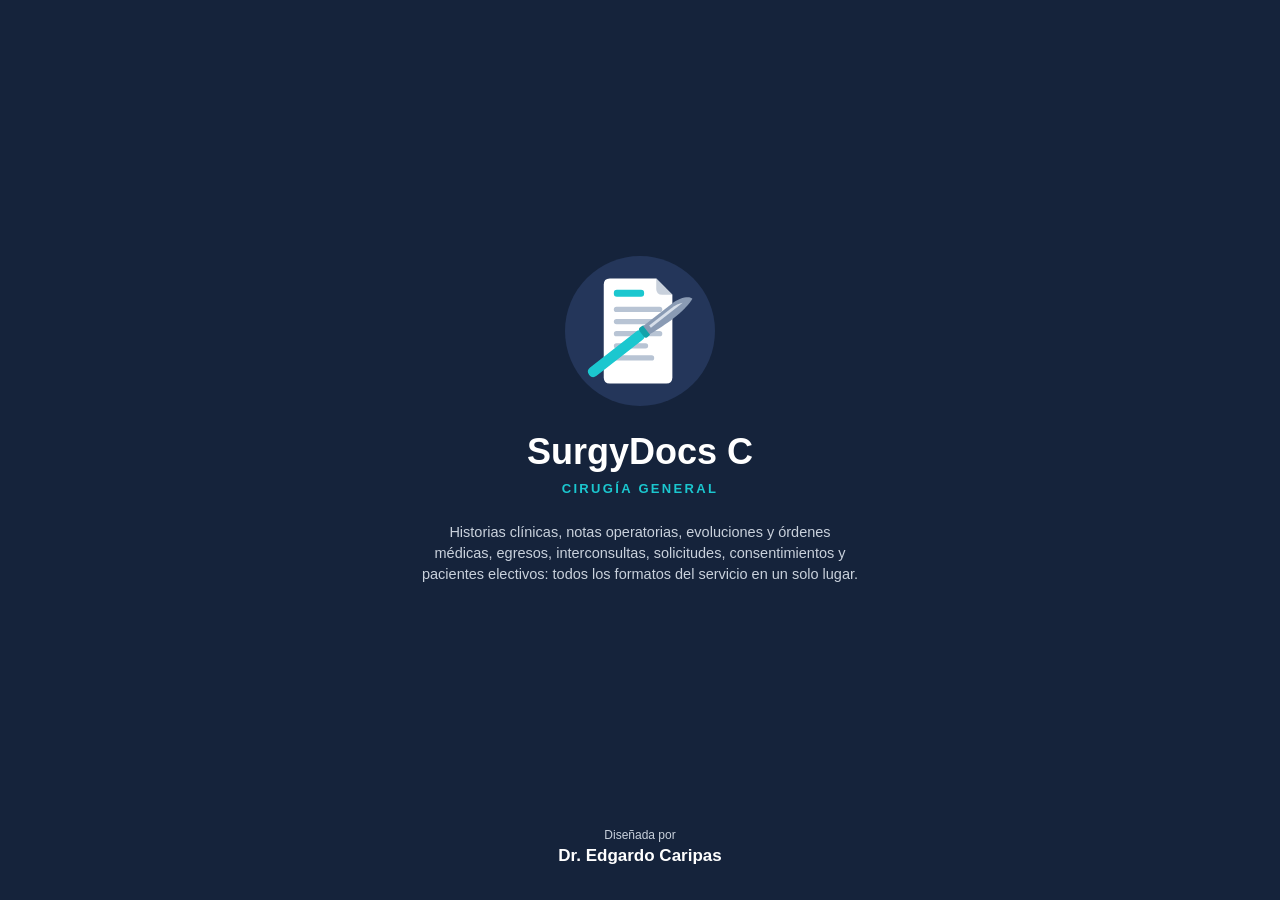
<file: index.html>
<!doctype html>
<html lang="es">
<head>
  <meta charset="utf-8">
  <meta name="viewport" content="width=device-width, initial-scale=1, viewport-fit=cover">
  <title>SurgyDocs C · Cirugía General</title>
  <meta name="description" content="SurgyDocs C: historias clínicas, notas operatorias, evoluciones, egresos y formatos de Cirugía General. Los datos quedan solo en este equipo.">
  <meta name="theme-color" content="#15233B">
  <meta name="apple-mobile-web-app-capable" content="yes">
  <meta name="mobile-web-app-capable" content="yes">
  <meta name="apple-mobile-web-app-status-bar-style" content="black-translucent">
  <meta name="apple-mobile-web-app-title" content="SurgyDocs C">
  <meta name="format-detection" content="telephone=no">
  <link rel="manifest" href="manifest.webmanifest">
  <link rel="icon" href="iconos/favicon.png">
  <link rel="apple-touch-icon" href="iconos/icono-180.png">
  <script>
    /* 8.18: modo claro / oscuro (CLARO por defecto; AUTO sigue al teléfono o al equipo). Se aplica antes de pintar para que no parpadee. */
    (function () {
      var t = 'CLARO'; try { t = localStorage.getItem('surgydocs_tema') || 'CLARO'; } catch (e) {}
      var oscuro = t === 'OSCURO' || (t === 'AUTO' && window.matchMedia && window.matchMedia('(prefers-color-scheme: dark)').matches);
      document.documentElement.setAttribute('data-tema', t === 'OSCURO' ? 'oscuro' : t === 'AUTO' ? 'auto' : 'claro');
      var m = document.querySelector('meta[name="theme-color"]'); if (m) m.setAttribute('content', '#15233B');
    })();
  </script>
  <link rel="stylesheet" href="app.css">
</head>
<body>
  <!-- 7.1: bienvenida (nombre, reseña y autor) mientras carga la app -->
  <div class="arranque" id="arranque">
    <div class="arranque-centro">
      <div class="logo grande"><img src="iconos/logo.svg" alt=""></div>
      <div class="arranque-t">SurgyDocs C</div>
      <div class="arranque-sub">CIRUGÍA GENERAL</div>
      <p class="arranque-resena">Historias clínicas, notas operatorias, evoluciones y órdenes médicas, egresos, interconsultas,
        solicitudes, consentimientos y pacientes electivos: todos los formatos del servicio en un solo lugar.</p>
      <div class="arranque-s" id="arranque-estado"></div>
    </div>
    <div class="arranque-autor"><span>Diseñada por</span><b>Dr. Edgardo Caripas</b></div>
  </div>
  <script src="lib/jszip.min.js"></script>
  <script src="lib/docx-preview.min.js"></script>
  <script src="js/config.js"></script>
  <script src="js/iconos.js"></script>
  <script src="js/logica.js"></script>
  <script src="js/almacen.js"></script>
  <script src="js/nucleo.js"></script>
  <script src="js/ui.js"></script>
  <script src="js/copia.js"></script>
  <script src="js/nube.js"></script>
  <script src="js/vistaprevia.js"></script>
  <script src="js/editor.js"></script>
  <script src="js/app.js"></script>
  <script>
    App.iniciar().catch((e) => {
      const s = document.getElementById('arranque-estado');
      if (s) s.textContent = 'NO SE PUDO INICIAR: ' + (e && e.message ? e.message : e) +
        '. SI ESTÁ EN UNA VENTANA PRIVADA, ÁBRALA EN UNA VENTANA NORMAL.';
      console.error(e);
    });
    // Funciona sin internet: los archivos de la app quedan guardados en el equipo (no en la app de Windows)
    if ('serviceWorker' in navigator && (location.protocol === 'https:' || location.hostname === 'localhost') && !window.chrome?.webview) {
      navigator.serviceWorker.register('sw.js').catch(() => {});
    }
  </script>
</body>
</html>
</file>
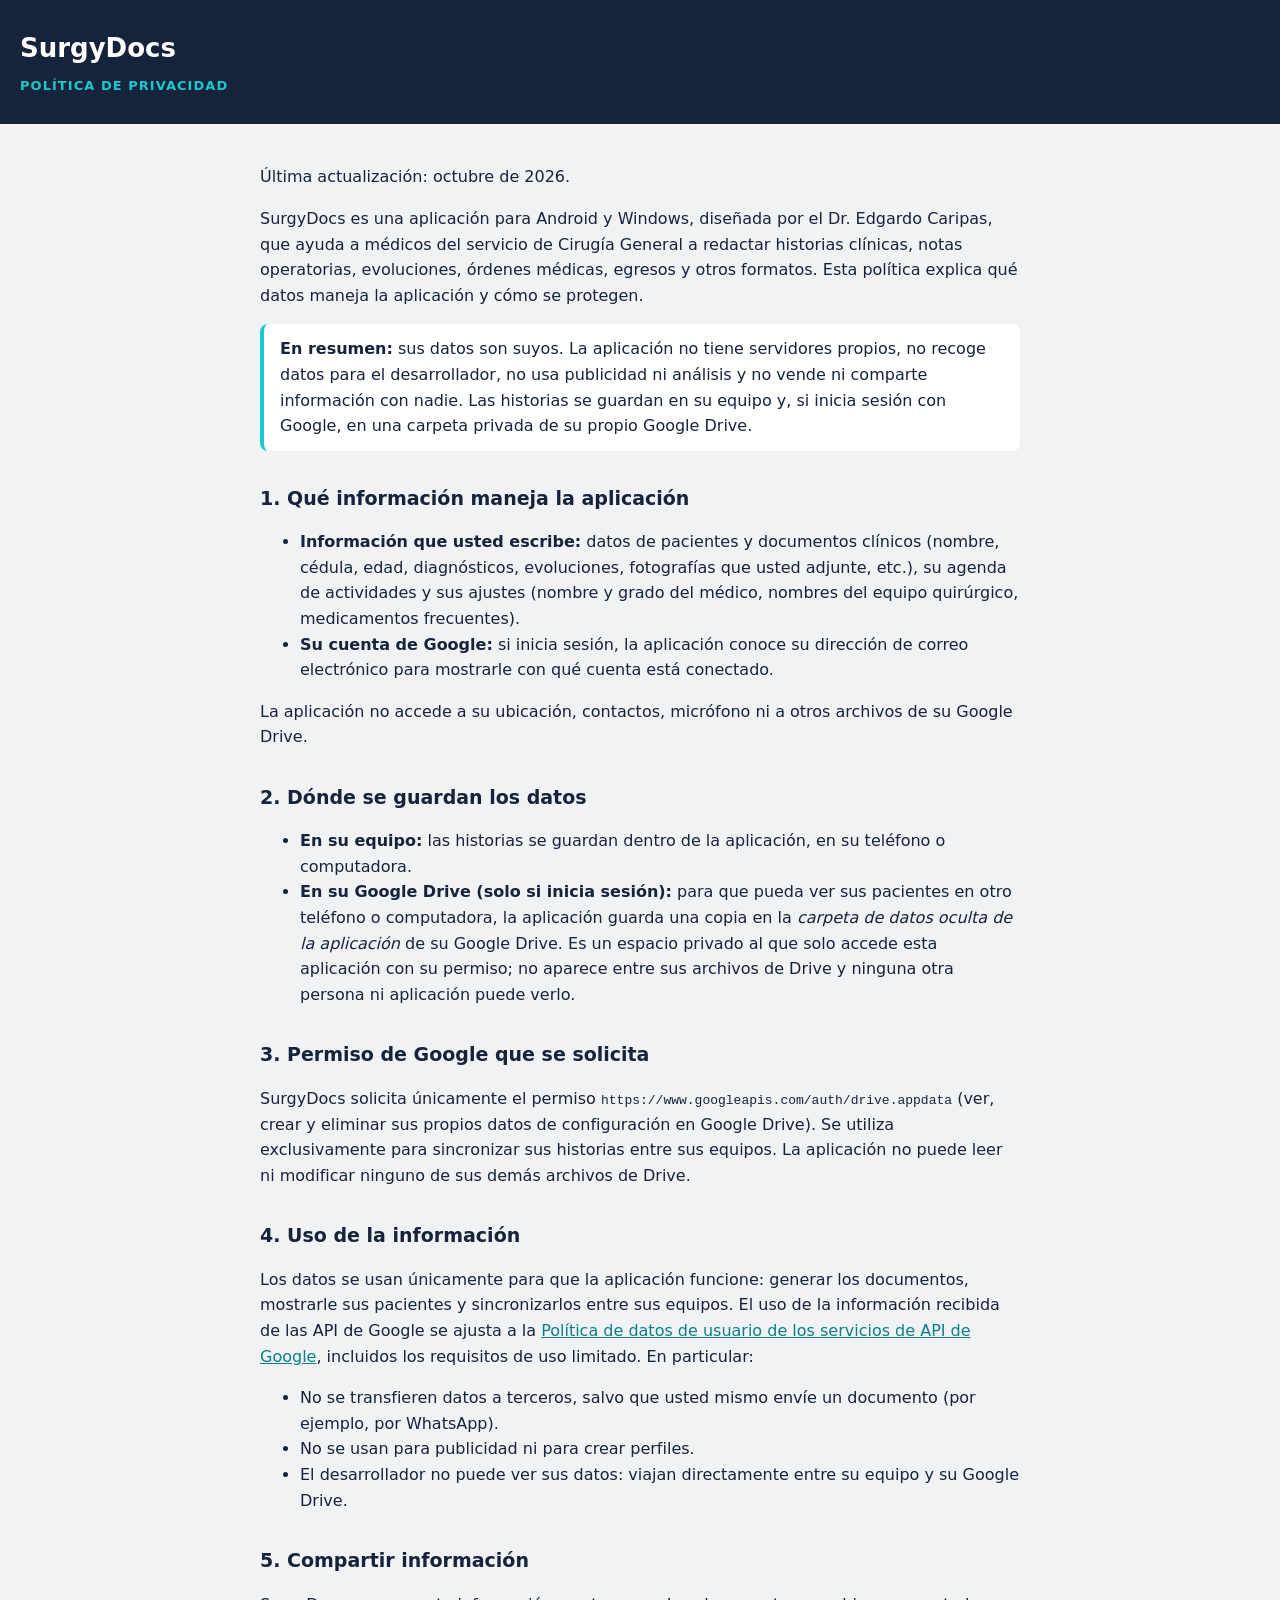
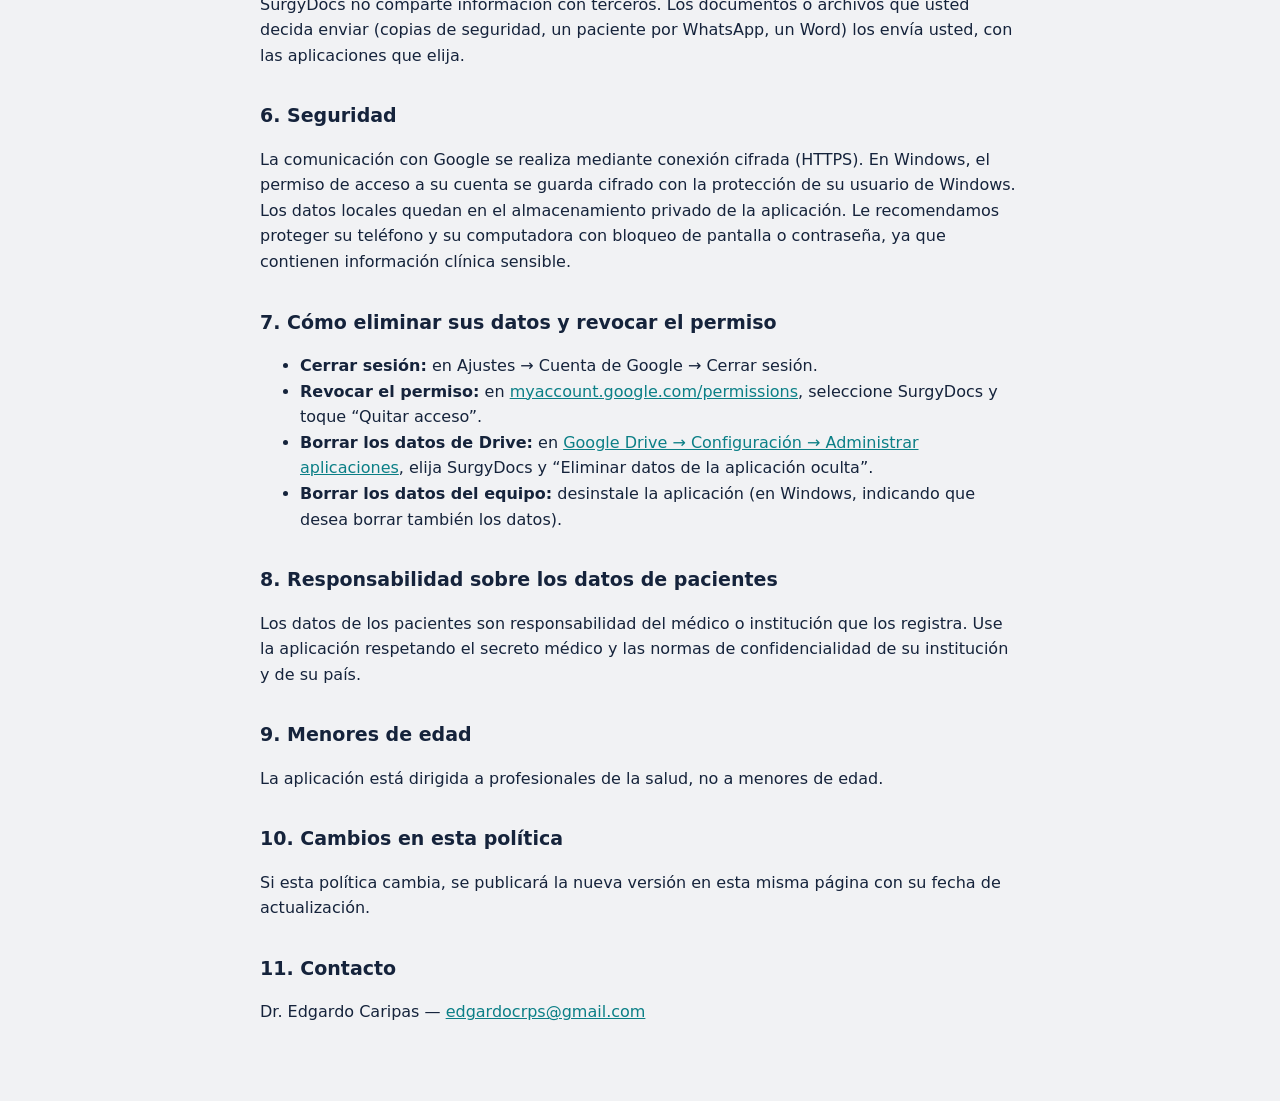
<file: privacidad.html>
<!doctype html>
<html lang="es">
<head>
<meta charset="utf-8">
<meta name="viewport" content="width=device-width, initial-scale=1">
<title>Política de privacidad · SurgyDocs</title>
<style>
  body { font-family: system-ui, -apple-system, "Segoe UI", Roboto, sans-serif; color: #15233B; background: #F1F2F4; margin: 0; line-height: 1.6; }
  header { background: #15233B; color: #fff; padding: 28px 20px; }
  header h1 { margin: 0; font-size: 26px; }
  header p { margin: 6px 0 0; color: #1BC7CF; font-weight: 700; letter-spacing: .08em; font-size: 13px; }
  main { max-width: 760px; margin: 0 auto; padding: 24px 20px 60px; }
  h2 { margin-top: 32px; font-size: 19px; }
  a { color: #0b7f86; }
  .nota { background: #fff; border-left: 4px solid #1BC7CF; padding: 12px 16px; border-radius: 8px; }
</style>
</head>
<body>
<header>
  <h1>SurgyDocs</h1>
  <p>POLÍTICA DE PRIVACIDAD</p>
</header>
<main>
  <p>Última actualización: octubre de 2026.</p>
  <p>SurgyDocs es una aplicación para Android y Windows, diseñada por el Dr. Edgardo Caripas, que ayuda a médicos del servicio de Cirugía General a redactar historias clínicas, notas operatorias, evoluciones, órdenes médicas, egresos y otros formatos. Esta política explica qué datos maneja la aplicación y cómo se protegen.</p>

  <div class="nota"><b>En resumen:</b> sus datos son suyos. La aplicación no tiene servidores propios, no recoge datos para el desarrollador, no usa publicidad ni análisis y no vende ni comparte información con nadie. Las historias se guardan en su equipo y, si inicia sesión con Google, en una carpeta privada de su propio Google Drive.</div>

  <h2>1. Qué información maneja la aplicación</h2>
  <ul>
    <li><b>Información que usted escribe:</b> datos de pacientes y documentos clínicos (nombre, cédula, edad, diagnósticos, evoluciones, fotografías que usted adjunte, etc.), su agenda de actividades y sus ajustes (nombre y grado del médico, nombres del equipo quirúrgico, medicamentos frecuentes).</li>
    <li><b>Su cuenta de Google:</b> si inicia sesión, la aplicación conoce su dirección de correo electrónico para mostrarle con qué cuenta está conectado.</li>
  </ul>
  <p>La aplicación no accede a su ubicación, contactos, micrófono ni a otros archivos de su Google Drive.</p>

  <h2>2. Dónde se guardan los datos</h2>
  <ul>
    <li><b>En su equipo:</b> las historias se guardan dentro de la aplicación, en su teléfono o computadora.</li>
    <li><b>En su Google Drive (solo si inicia sesión):</b> para que pueda ver sus pacientes en otro teléfono o computadora, la aplicación guarda una copia en la <i>carpeta de datos oculta de la aplicación</i> de su Google Drive. Es un espacio privado al que solo accede esta aplicación con su permiso; no aparece entre sus archivos de Drive y ninguna otra persona ni aplicación puede verlo.</li>
  </ul>

  <h2>3. Permiso de Google que se solicita</h2>
  <p>SurgyDocs solicita únicamente el permiso <code>https://www.googleapis.com/auth/drive.appdata</code> (ver, crear y eliminar sus propios datos de configuración en Google Drive). Se utiliza exclusivamente para sincronizar sus historias entre sus equipos. La aplicación no puede leer ni modificar ninguno de sus demás archivos de Drive.</p>

  <h2>4. Uso de la información</h2>
  <p>Los datos se usan únicamente para que la aplicación funcione: generar los documentos, mostrarle sus pacientes y sincronizarlos entre sus equipos. El uso de la información recibida de las API de Google se ajusta a la <a href="https://developers.google.com/terms/api-services-user-data-policy">Política de datos de usuario de los servicios de API de Google</a>, incluidos los requisitos de uso limitado. En particular:</p>
  <ul>
    <li>No se transfieren datos a terceros, salvo que usted mismo envíe un documento (por ejemplo, por WhatsApp).</li>
    <li>No se usan para publicidad ni para crear perfiles.</li>
    <li>El desarrollador no puede ver sus datos: viajan directamente entre su equipo y su Google Drive.</li>
  </ul>

  <h2>5. Compartir información</h2>
  <p>SurgyDocs no comparte información con terceros. Los documentos o archivos que usted decida enviar (copias de seguridad, un paciente por WhatsApp, un Word) los envía usted, con las aplicaciones que elija.</p>

  <h2>6. Seguridad</h2>
  <p>La comunicación con Google se realiza mediante conexión cifrada (HTTPS). En Windows, el permiso de acceso a su cuenta se guarda cifrado con la protección de su usuario de Windows. Los datos locales quedan en el almacenamiento privado de la aplicación. Le recomendamos proteger su teléfono y su computadora con bloqueo de pantalla o contraseña, ya que contienen información clínica sensible.</p>

  <h2>7. Cómo eliminar sus datos y revocar el permiso</h2>
  <ul>
    <li><b>Cerrar sesión:</b> en Ajustes → Cuenta de Google → Cerrar sesión.</li>
    <li><b>Revocar el permiso:</b> en <a href="https://myaccount.google.com/permissions">myaccount.google.com/permissions</a>, seleccione SurgyDocs y toque “Quitar acceso”.</li>
    <li><b>Borrar los datos de Drive:</b> en <a href="https://drive.google.com/drive/settings">Google Drive → Configuración → Administrar aplicaciones</a>, elija SurgyDocs y “Eliminar datos de la aplicación oculta”.</li>
    <li><b>Borrar los datos del equipo:</b> desinstale la aplicación (en Windows, indicando que desea borrar también los datos).</li>
  </ul>

  <h2>8. Responsabilidad sobre los datos de pacientes</h2>
  <p>Los datos de los pacientes son responsabilidad del médico o institución que los registra. Use la aplicación respetando el secreto médico y las normas de confidencialidad de su institución y de su país.</p>

  <h2>9. Menores de edad</h2>
  <p>La aplicación está dirigida a profesionales de la salud, no a menores de edad.</p>

  <h2>10. Cambios en esta política</h2>
  <p>Si esta política cambia, se publicará la nueva versión en esta misma página con su fecha de actualización.</p>

  <h2>11. Contacto</h2>
  <p>Dr. Edgardo Caripas — <a href="mailto:edgardocrps@gmail.com">edgardocrps@gmail.com</a></p>
</main>
</body>
</html>
</file>
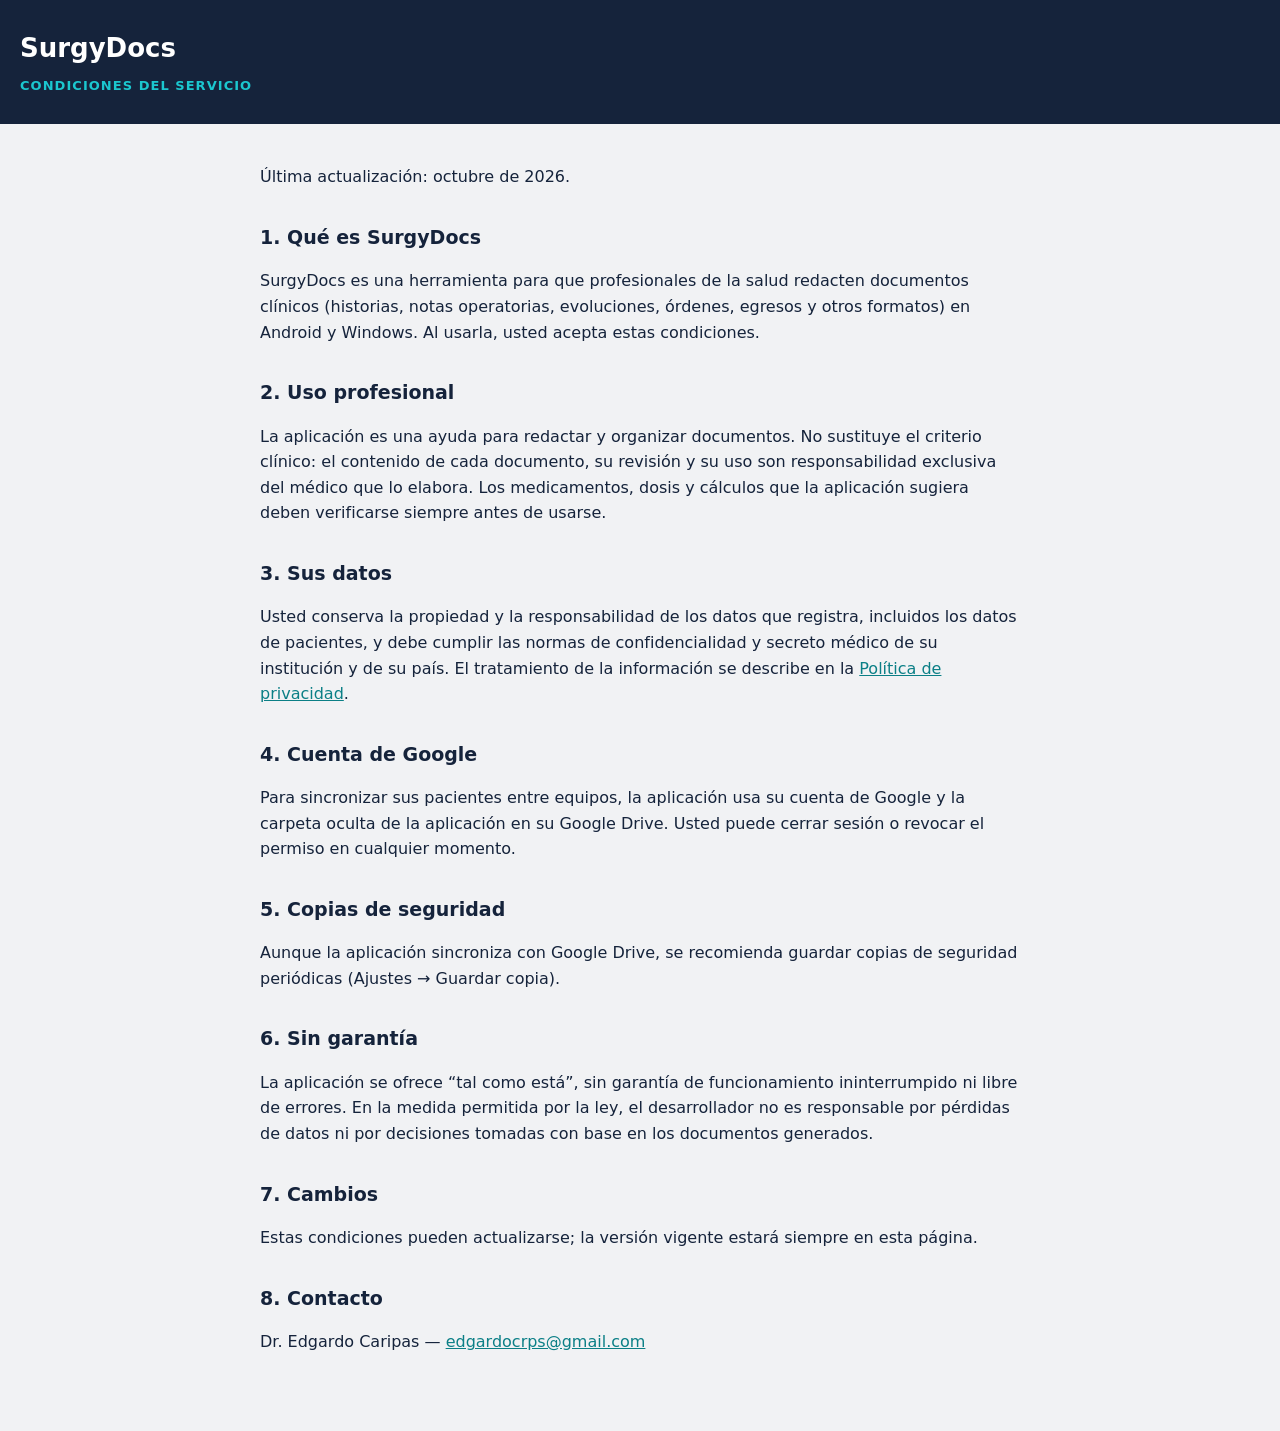
<file: terminos.html>
<!doctype html>
<html lang="es">
<head>
<meta charset="utf-8">
<meta name="viewport" content="width=device-width, initial-scale=1">
<title>Condiciones del servicio · SurgyDocs</title>
<style>
  body { font-family: system-ui, -apple-system, "Segoe UI", Roboto, sans-serif; color: #15233B; background: #F1F2F4; margin: 0; line-height: 1.6; }
  header { background: #15233B; color: #fff; padding: 28px 20px; }
  header h1 { margin: 0; font-size: 26px; }
  header p { margin: 6px 0 0; color: #1BC7CF; font-weight: 700; letter-spacing: .08em; font-size: 13px; }
  main { max-width: 760px; margin: 0 auto; padding: 24px 20px 60px; }
  h2 { margin-top: 32px; font-size: 19px; }
  a { color: #0b7f86; }
</style>
</head>
<body>
<header>
  <h1>SurgyDocs</h1>
  <p>CONDICIONES DEL SERVICIO</p>
</header>
<main>
  <p>Última actualización: octubre de 2026.</p>
  <h2>1. Qué es SurgyDocs</h2>
  <p>SurgyDocs es una herramienta para que profesionales de la salud redacten documentos clínicos (historias, notas operatorias, evoluciones, órdenes, egresos y otros formatos) en Android y Windows. Al usarla, usted acepta estas condiciones.</p>
  <h2>2. Uso profesional</h2>
  <p>La aplicación es una ayuda para redactar y organizar documentos. No sustituye el criterio clínico: el contenido de cada documento, su revisión y su uso son responsabilidad exclusiva del médico que lo elabora. Los medicamentos, dosis y cálculos que la aplicación sugiera deben verificarse siempre antes de usarse.</p>
  <h2>3. Sus datos</h2>
  <p>Usted conserva la propiedad y la responsabilidad de los datos que registra, incluidos los datos de pacientes, y debe cumplir las normas de confidencialidad y secreto médico de su institución y de su país. El tratamiento de la información se describe en la <a href="privacidad.html">Política de privacidad</a>.</p>
  <h2>4. Cuenta de Google</h2>
  <p>Para sincronizar sus pacientes entre equipos, la aplicación usa su cuenta de Google y la carpeta oculta de la aplicación en su Google Drive. Usted puede cerrar sesión o revocar el permiso en cualquier momento.</p>
  <h2>5. Copias de seguridad</h2>
  <p>Aunque la aplicación sincroniza con Google Drive, se recomienda guardar copias de seguridad periódicas (Ajustes → Guardar copia).</p>
  <h2>6. Sin garantía</h2>
  <p>La aplicación se ofrece “tal como está”, sin garantía de funcionamiento ininterrumpido ni libre de errores. En la medida permitida por la ley, el desarrollador no es responsable por pérdidas de datos ni por decisiones tomadas con base en los documentos generados.</p>
  <h2>7. Cambios</h2>
  <p>Estas condiciones pueden actualizarse; la versión vigente estará siempre en esta página.</p>
  <h2>8. Contacto</h2>
  <p>Dr. Edgardo Caripas — <a href="mailto:edgardocrps@gmail.com">edgardocrps@gmail.com</a></p>
</main>
</body>
</html>
</file>
<file: app.css>
/* 7.0: mismo aspecto que la app de Android (Paleta: azul marino, cian, grises suaves). */
:root {
  --navy: #15233B; --navy-claro: #24365A; --navy-texto: #C9D1DC;
  --cian: #1BC7CF; --cian-suave: #E3F8F9; --cian-texto: #12A3AA; --cian-chip: #DDF5F6;
  --gris: #E9EAEC; --gris-osc: #D3D5D9; --fondo: #F1F2F4; --blanco: #FFFFFF; --suave: #6B7280;
  /* 8.18: colores que cambian con el modo claro / oscuro (el azul marino de cabeceras y el cian no cambian) */
  --texto: #15233B; --sup: #FFFFFF; --campo: #FAFBFC; --buscador: #E3E9EE; --prim: #15233B; --nav-act: #BFF0F2; --ver: #E6F6FA; --casilla: #F1F2F4; --hint: #9AA0A8; --dlg-texto: #2C3A52;
  --ancho: 760px;
  --arriba: env(safe-area-inset-top, 0px); --abajo: env(safe-area-inset-bottom, 0px);
  color-scheme: light;
}
:root[data-tema="oscuro"] {
  --texto: #E6EAF0; --sup: #1A2433; --campo: #212D40; --buscador: #223044; --prim: #2C4268; --nav-act: #1F4A57; --ver: #1B3A45; --casilla: #212D40; --hint: #7F8CA0; --dlg-texto: #C9D1DC;
  --gris: #2A3649; --gris-osc: #3B4960; --fondo: #0F1724; --blanco: #1A2433; --suave: #9AA6B8;
  --cian-suave: #18383F; --cian-chip: #1B3B42; --cian-texto: #3DD6DD;
  color-scheme: dark;
}
@media (prefers-color-scheme: dark) {
  :root[data-tema="auto"] {
    --texto: #E6EAF0; --sup: #1A2433; --campo: #212D40; --buscador: #223044; --prim: #2C4268; --nav-act: #1F4A57; --ver: #1B3A45; --casilla: #212D40; --hint: #7F8CA0; --dlg-texto: #C9D1DC;
    --gris: #2A3649; --gris-osc: #3B4960; --fondo: #0F1724; --blanco: #1A2433; --suave: #9AA6B8;
    --cian-suave: #18383F; --cian-chip: #1B3B42; --cian-texto: #3DD6DD;
    color-scheme: dark;
  }
}
* { box-sizing: border-box; -webkit-tap-highlight-color: transparent; }
html, body { margin: 0; height: 100%; }
body {
  background: var(--fondo); color: var(--texto);
  font: 15px/1.35 -apple-system, BlinkMacSystemFont, "Segoe UI", Roboto, "Helvetica Neue", Arial, sans-serif;
  -webkit-text-size-adjust: 100%; overscroll-behavior-y: none;
}
button { font: inherit; color: inherit; border: 0; background: none; cursor: pointer; padding: 0; text-align: inherit; }
button:disabled { opacity: .55; cursor: default; }
input, textarea { font: inherit; color: inherit; }
[hidden] { display: none !important; }

.icono { display: inline-flex; width: 22px; height: 22px; flex: none; }
.icono svg { width: 100%; height: 100%; }
.icono.cian { color: var(--cian); width: 26px; height: 26px; }
.icono.suave { color: var(--suave); }

/* ------------------------------------------------------------ arranque */
.arranque { position: fixed; inset: 0; z-index: 100; display: flex; flex-direction: column; align-items: center; background: var(--navy); color: #fff; padding: calc(32px + var(--arriba)) 32px calc(32px + var(--abajo)); text-align: center; transition: opacity .35s; }
.arranque.fuera { opacity: 0; pointer-events: none; }
/* 8.3: pantalla de entrada con la cuenta de Google (por encima de todo, incluida la bienvenida) */
.login { position: fixed; inset: 0; z-index: 120; display: flex; flex-direction: column; align-items: center; justify-content: center; background: var(--navy); color: #fff; padding: calc(32px + var(--arriba)) 32px calc(32px + var(--abajo)); text-align: center; }
.login .boton { max-width: 360px; width: 100%; justify-content: center; }
.login-sep { height: 12px; }
.login-texto { color: var(--navy-texto); font-size: 14.5px; line-height: 1.45; margin: 18px 0 26px; max-width: 420px; }
.login-error { color: #FFB4B4; font-size: 13px; line-height: 1.4; margin: 14px 0 0; max-width: 420px; }
.arranque-centro { flex: 1; display: flex; flex-direction: column; align-items: center; justify-content: center; max-width: 440px; }
.arranque-t { font-weight: 800; font-size: 36px; margin-top: 22px; }
.arranque-sub { color: var(--cian); font-size: 13px; font-weight: 800; letter-spacing: .18em; margin-top: 4px; }
.arranque-resena { color: var(--navy-texto); font-size: 14.5px; line-height: 1.45; margin: 24px 0 0; }
.arranque-s { color: var(--cian); font-size: 12px; font-weight: 700; letter-spacing: .04em; margin-top: 18px; }
.arranque-autor { display: flex; flex-direction: column; gap: 2px; font-size: 12px; color: var(--navy-texto); }
.arranque-autor b { color: #fff; font-size: 17px; }
.logo { width: 52px; height: 52px; border-radius: 50%; background: var(--navy-claro); overflow: hidden; flex: none; display: flex; align-items: center; justify-content: center; }
.logo img { width: 145%; height: 145%; flex: none; }
.logo.grande { width: 150px; height: 150px; }

/* ------------------------------------------------------------ estructura */
.contenedor { position: fixed; inset: 0 0 calc(64px + var(--abajo)) 0; overflow-y: auto; -webkit-overflow-scrolling: touch; }
.pantalla { max-width: var(--ancho); margin: 0 auto; min-height: 100%; }
.cabecera { background: var(--navy); color: #fff; padding: calc(22px + var(--arriba)) 20px 22px; border-radius: 0 0 28px 28px; }
.cab-sub { color: var(--cian); font-size: 11.5px; font-weight: 700; letter-spacing: .08em; }
.cab-titulo { font-size: 24px; font-weight: 800; margin-top: 2px; word-break: break-word; }
.cab-titulo.chico { font-size: 20px; margin: 0; }
.cab-fila { display: flex; align-items: center; gap: 14px; }
.cab-datos { color: var(--navy-texto); font-size: 12px; margin-top: 6px; }
.cab-volver { color: var(--cian); font-size: 11.5px; font-weight: 700; margin-top: 12px; padding: 4px 0; }
.datos { display: grid; grid-template-columns: 1.3fr 1fr 1fr; gap: 8px; margin-top: 16px; }
.dato { background: var(--navy-claro); border-radius: 14px; padding: 9px 12px 10px; min-width: 0; }
.dato-t { color: var(--cian); font-size: 9.5px; font-weight: 700; letter-spacing: .05em; }
.dato-v { font-size: 14px; font-weight: 700; margin-top: 2px; white-space: nowrap; overflow: hidden; text-overflow: ellipsis; }
.cuerpo { padding: 16px 14px 110px; }
.subtitulo { display: flex; align-items: center; padding: 18px 4px 8px; font-size: 13px; font-weight: 800; letter-spacing: .04em; }
.subtitulo span { flex: 1; }
.enlace { color: var(--cian-texto); font-size: 12px; font-weight: 800; padding: 6px 0 6px 8px; }
.enlace.estados { display: block; font-size: 11.5px; padding: 6px 8px 0; text-align: left; }
.tarjeta { background: var(--sup); border-radius: 18px; padding: 16px; margin: 0 2px 10px; box-shadow: 0 1px 2px rgba(21,35,59,.08); }
.tarjeta.cal { padding: 10px 8px; }
.vacio { background: var(--sup); border-radius: 18px; padding: 28px 16px; text-align: center; color: var(--suave); white-space: pre-line; margin-top: 8px; }
.etiqueta-suave { color: var(--suave); font-size: 11px; font-weight: 700; padding: 2px 0; letter-spacing: .02em; }
.etiqueta-suave.margen { padding: 12px 4px 6px; }
.nota { color: var(--suave); font-size: 12px; margin: 10px 2px 4px; }
.texto { margin: 0; white-space: pre-line; font-size: 13px; line-height: 1.45; }
.hojas { background: var(--cian-suave); border-radius: 10px; padding: 8px 12px; font-size: 12px; margin-top: 12px; }
.fila { display: flex; align-items: center; gap: 12px; }
.textos { flex: 1; min-width: 0; text-align: left; }
.t1 { font-weight: 800; font-size: 14.5px; white-space: nowrap; overflow: hidden; text-overflow: ellipsis; }
.t2 { color: var(--suave); font-size: 11.5px; margin-top: 3px; overflow: hidden; text-overflow: ellipsis; display: -webkit-box; -webkit-line-clamp: 2; -webkit-box-orient: vertical; }
.t3 { color: var(--cian-texto); font-size: 10.5px; font-weight: 700; margin-top: 3px; white-space: nowrap; overflow: hidden; text-overflow: ellipsis; }

/* ------------------------------------------------------------ insignias */
.insignia { width: 42px; height: 42px; border-radius: 50%; display: flex; align-items: center; justify-content: center; font-weight: 800; font-size: 14px; flex: none; background: var(--prim); color: var(--cian); }
.insignia.hc { width: 50px; height: 50px; font-size: 17px; background: var(--navy-claro); border: 2px solid var(--cian); }
.insignia.hc.grande { width: 76px; height: 76px; font-size: 26px; }
.insignia.chica { width: 36px; height: 36px; font-size: 12.5px; }
.insignia.ico .icono { width: 62%; height: 62%; }
.insignia.marino { background: var(--prim); color: var(--cian); }
.insignia.marino-claro { background: var(--navy-claro); color: var(--cian); }
.insignia.cian { background: var(--cian); color: var(--navy); }
.insignia.cian-suave { background: var(--cian-chip); color: var(--texto); width: 40px; height: 40px; }
.insignia.numero { width: 30px; height: 30px; font-size: 12.5px; background: var(--cian-suave); color: var(--texto); }
.insignia.numero.hecha { background: var(--cian); color: #fff; }

/* ------------------------------------------------------------ botones */
.boton { display: inline-flex; align-items: center; justify-content: center; gap: 8px; min-height: 46px; padding: 10px 16px; border-radius: 16px; font-weight: 800; font-size: 13.5px; letter-spacing: .01em; }
.boton .icono { width: 20px; height: 20px; }
.boton.cian { background: var(--cian); color: var(--navy); }
.boton.marino { background: var(--prim); color: #fff; }
.boton.marino .icono { color: var(--cian); }
.boton.blanco { background: var(--sup); color: var(--texto); border: 1.5px solid var(--gris-osc); }
.boton.peligro { background: var(--sup); color: #c62828; border: 1.5px solid #c62828; }
.eliminar-fila { flex: 0 0 100%; display: flex; margin-top: 18px; }
.eliminar-fila .boton { flex: 1; }
.boton.ancho { width: 100%; margin-top: 10px; }
.boton.grande { flex: 2; }
.boton.chico { min-height: 38px; padding: 8px 14px 8px 12px; font-size: 13px; border-radius: 14px; }
.boton:active, .mosaico:active, .mosaico2:active, .fila-principal:active, .evento:active, .chip:active, .fila-formato:active { transform: scale(.985); }
.acciones { display: flex; gap: 8px; margin-top: 4px; }
.acciones .boton:first-child { flex: 1; }
.recordatorio { display: block; width: 100%; text-align: left; background: #FFF1C9; color: #15233B; border-radius: 14px; padding: 12px 14px; font-weight: 800; font-size: 12.5px; white-space: pre-line; margin-top: 14px; }
.continuar { width: 100%; display: flex; align-items: center; gap: 12px; background: var(--prim); color: #fff; border-radius: 18px; padding: 14px 12px 14px 16px; box-shadow: 0 2px 6px rgba(21,35,59,.18); }
.continuar .t2 { color: var(--navy-texto); }

.rejilla3 { display: grid; grid-template-columns: repeat(3, minmax(0, 1fr)); gap: 8px; }
.rejilla2 { display: grid; grid-template-columns: repeat(2, minmax(0, 1fr)); gap: 8px; }
.mosaico { background: var(--sup); border-radius: 16px; padding: 14px 6px 12px; display: flex; flex-direction: column; align-items: center; box-shadow: 0 1px 2px rgba(21,35,59,.08); }
.mosaico .insignia { width: 46px; height: 46px; }
.m-t { font-size: 10.5px; font-weight: 800; text-align: center; margin-top: 8px; align-self: stretch; }
.mosaico2 { background: var(--sup); border-radius: 16px; padding: 10px 8px 10px 10px; display: flex; align-items: center; gap: 10px; box-shadow: 0 1px 2px rgba(21,35,59,.08); min-width: 0; }
.mosaico2.ancho { grid-column: span 2; }
.mosaico2.fijable { -webkit-touch-callout: none; -webkit-user-select: none; user-select: none; touch-action: manipulation; }
.ver-todas { display: block; width: 100%; margin: 4px 0; padding: 10px 12px; border-radius: 12px; background: var(--ver); color: var(--texto); font-weight: 700; font-size: 12.5px; text-align: center; }
.centro { text-align: center; }
.mosaico2 { min-height: 66px; }
.mosaico2 .t1 { font-size: 12.5px; white-space: normal; overflow: visible; }
.mosaico2 .insignia { width: 38px; height: 38px; }
.mosaico2 .t2 { font-size: 10.5px; }

.fila-tarjeta { display: flex; align-items: center; background: var(--sup); border-radius: 18px; margin: 0 2px 10px; box-shadow: 0 1px 2px rgba(21,35,59,.08); }
.fila-tarjeta.doc { margin-bottom: 8px; }
.fila-principal { flex: 1; min-width: 0; display: flex; align-items: center; gap: 12px; padding: 12px 4px 12px 14px; }
.menu { width: 44px; height: 44px; display: flex; align-items: center; justify-content: center; color: var(--suave); flex: none; margin-right: 4px; }
.fila-formato { width: 100%; display: flex; align-items: center; gap: 12px; background: var(--fondo); border-radius: 14px; padding: 10px 8px; margin-bottom: 6px; }
.fila-formato .t1 { font-size: 13.5px; white-space: normal; }

/* búsqueda y filtros */
.buscador { display: flex; align-items: center; gap: 10px; background: var(--buscador); border-radius: 26px; padding: 0 16px; color: var(--suave); }
.buscar-campo { flex: 1; border: 0; background: none; padding: 14px 4px; font-size: 15px; outline: none; min-width: 0; text-transform: uppercase; }
.buscar-campo::placeholder { text-transform: none; color: var(--hint); }
.filtros { display: flex; gap: 6px; overflow-x: auto; padding: 12px 0 6px; scrollbar-width: none; }
.filtros::-webkit-scrollbar { display: none; }
.filtro { white-space: nowrap; background: var(--cian-chip); border-radius: 12px; padding: 8px 12px; font-size: 11.5px; font-weight: 800; }
.filtro.activo { background: var(--prim); color: #fff; }
.grados { display: grid; grid-template-columns: repeat(5, 1fr); gap: 5px; margin-top: 6px; }
.grados .filtro { text-align: center; padding: 9px 0; }
.grados.tres { grid-template-columns: repeat(3, 1fr); }

/* barra inferior */
.barra-inferior { position: fixed; left: 0; right: 0; bottom: 0; display: flex; background: var(--sup); padding: 8px max(0px, calc(50% - 380px)) calc(8px + var(--abajo)); box-shadow: 0 -2px 10px rgba(21,35,59,.08); z-index: 5; }
.nav-item { flex: 1; display: flex; flex-direction: column; align-items: center; gap: 3px; color: var(--suave); }
.nav-ico { width: 60px; height: 30px; border-radius: 16px; display: flex; align-items: center; justify-content: center; }
.nav-t { font-size: 11px; font-weight: 800; width: 100%; padding: 0 2px; box-sizing: border-box; text-align: center; white-space: nowrap; }
.nav-item.activo { color: var(--texto); }
.nav-item.activo .nav-ico { background: var(--nav-act); }
.nav-item.activo .nav-t { font-weight: 800; }
.fab { position: fixed; right: max(16px, calc(50% - var(--ancho) / 2 + 16px)); bottom: calc(80px + var(--abajo)); display: flex; align-items: center; gap: 8px; background: var(--cian); color: var(--navy); font-weight: 800; padding: 14px 20px 14px 18px; border-radius: 18px; box-shadow: 0 4px 12px rgba(21,35,59,.25); z-index: 6; }

/* ------------------------------------------------------------ agenda */
.mes-nav { display: flex; align-items: center; padding: 4px 0 8px; }
.mes { flex: 1; text-align: center; font-size: 16px; font-weight: 800; }
.flecha-mes { font-size: 28px; padding: 0 16px 4px; line-height: 1; }
.calendario { display: grid; grid-template-columns: repeat(7, minmax(0, 1fr)); gap: 2px; }
.cal-dia-sem { text-align: center; font-size: 11.5px; font-weight: 800; color: var(--suave); padding-bottom: 6px; }
.cal-dia { display: flex; flex-direction: column; align-items: center; padding: 6px 0; border-radius: 12px; font-size: 14px; }
.cal-dia.con span, .cal-dia.hoy span { font-weight: 800; }
.cal-dia.hoy { background: var(--cian-suave); }
.cal-dia.elegido { background: var(--prim); color: #fff; }
.puntos { display: flex; gap: 2px; min-height: 9px; margin-top: 3px; }
.punto { width: 6px; height: 6px; border-radius: 3px; }
.evento { width: 100%; display: flex; align-items: center; gap: 12px; background: var(--sup); border-radius: 14px; padding: 10px 12px; margin: 0 2px 6px; text-align: left; }
.evento.compacta { background: var(--fondo); margin: 0 0 6px; }
.barra-color { width: 6px; height: 34px; border-radius: 4px; flex: none; }
.ev-tipo { font-size: 10.5px; font-weight: 800; }
.evento .t1 { font-size: 13.5px; white-space: normal; }
.ev-hora { font-size: 12px; font-weight: 800; color: var(--suave); }
.fila-si-no { display: flex; align-items: center; gap: 12px; padding: 12px 4px 2px; font-weight: 800; font-size: 13.5px; cursor: pointer; }
.fila-si-no span { flex: 1; }
.fila-hora { display: flex; align-items: center; gap: 12px; padding: 10px 4px; color: var(--cian-texto); font-weight: 800; font-size: 12.5px; }
.fila-hora span { flex: 1; }
.campo.hora { width: auto; }

/* interruptor (Sí / No) */
.interruptor { appearance: none; -webkit-appearance: none; width: 50px; height: 30px; border-radius: 15px; background: var(--gris-osc); position: relative; flex: none; cursor: pointer; transition: background .15s; margin: 0; }
.interruptor::after { content: ""; position: absolute; top: 3px; left: 3px; width: 24px; height: 24px; border-radius: 50%; background: #fff; box-shadow: 0 1px 3px rgba(0,0,0,.25); transition: transform .15s; }
.interruptor:checked { background: var(--cian); }
.interruptor:checked::after { transform: translateX(20px); }

/* ------------------------------------------------------------ hojas inferiores y diálogos */
.velo { position: fixed; inset: 0; background: rgba(21,35,59,0); display: flex; align-items: flex-end; justify-content: center; z-index: 50; transition: background .2s; }
.velo.abierta { background: rgba(21,35,59,.45); }
.velo.centro { align-items: center; padding: 20px; }
.hoja { background: var(--sup); width: 100%; max-width: 640px; border-radius: 26px 26px 0 0; padding: 10px 16px calc(20px + var(--abajo)); max-height: 86vh; display: flex; flex-direction: column; transform: translateY(100%); transition: transform .2s; }
.velo.abierta .hoja { transform: none; }
.asa { width: 40px; height: 5px; border-radius: 3px; background: var(--gris-osc); margin: 0 auto 12px; flex: none; }
.hoja-titulo { font-size: 17px; font-weight: 800; padding: 0 4px 2px; }
.hoja-sub { color: var(--suave); font-size: 12.5px; padding: 0 4px 4px; white-space: nowrap; overflow: hidden; text-overflow: ellipsis; }
.hoja-lista { overflow-y: auto; -webkit-overflow-scrolling: touch; margin-top: 4px; padding-bottom: 6px; }
.hoja-lista.corta { max-height: 330px; }
.dialogo { background: var(--sup); border-radius: 22px; padding: 20px; width: 100%; max-width: 420px; max-height: 86vh; overflow-y: auto; transform: scale(.96); opacity: 0; transition: all .15s; }
.velo.abierta .dialogo { transform: none; opacity: 1; }
.dlg-titulo { font-weight: 800; font-size: 16.5px; margin-bottom: 8px; }
.dlg-texto { font-size: 14px; white-space: pre-line; color: var(--dlg-texto); }
.dlg-botones { display: flex; justify-content: flex-end; gap: 8px; margin-top: 18px; }
.dlg-botones button { padding: 10px 14px; border-radius: 12px; font-weight: 800; font-size: 14px; }
.dlg-si { background: var(--cian); color: var(--navy); }
.dlg-no { color: var(--suave); }
.dlg-lista { display: flex; flex-direction: column; gap: 4px; margin-top: 4px; }
.opcion { padding: 13px 12px; border-radius: 12px; background: var(--fondo); font-size: 14.5px; font-weight: 600; text-align: left; }
.esperando { background: var(--sup); border-radius: 18px; padding: 22px 26px; display: flex; align-items: center; gap: 14px; font-weight: 700; }
.giro { width: 26px; height: 26px; border-radius: 50%; border: 3px solid var(--cian-suave); border-top-color: var(--cian); animation: giro .8s linear infinite; }
@keyframes giro { to { transform: rotate(360deg); } }
#aviso { position: fixed; left: 50%; bottom: calc(150px + var(--abajo)); transform: translate(-50%, 20px); background: var(--navy); color: #fff; padding: 12px 18px; border-radius: 14px; font-size: 13.5px; font-weight: 600; max-width: min(92vw, 520px); opacity: 0; pointer-events: none; transition: all .2s; z-index: 80; text-align: center; box-shadow: 0 4px 14px rgba(0,0,0,.25); }
#aviso.visible { opacity: 1; transform: translate(-50%, 0); }

/* ------------------------------------------------------------ editor */
.capa-editor { position: fixed; inset: 0; z-index: 20; background: var(--fondo); }
.editor { position: absolute; inset: 0; display: flex; flex-direction: column; }
.ed-cabecera { background: var(--navy); color: #fff; padding-top: var(--arriba); flex: none; box-shadow: 0 2px 6px rgba(21,35,59,.2); }
.ed-barra { display: flex; align-items: center; gap: 4px; padding: 4px 12px 0 4px; max-width: 900px; margin: 0 auto; }
.ed-atras { width: 48px; height: 48px; display: flex; align-items: center; justify-content: center; color: #fff; flex: none; }
.ed-atras .icono { width: 24px; height: 24px; }
.ed-titulos { flex: 1; min-width: 0; }
.ed-nombre { font-size: 17px; font-weight: 800; white-space: nowrap; overflow: hidden; text-overflow: ellipsis; }
.ed-nombre.sin-nombre { opacity: .6; }
.ed-modulo { color: var(--cian); font-size: 11px; font-weight: 800; white-space: nowrap; overflow: hidden; text-overflow: ellipsis; }
.ed-avance { display: flex; align-items: center; gap: 10px; padding: 8px 16px 0; max-width: 900px; margin: 0 auto; }
.ed-pista { flex: 1; height: 5px; border-radius: 3px; background: var(--navy-claro); overflow: hidden; }
.ed-relleno { height: 100%; background: var(--cian); width: 0; transition: width .2s; }
.ed-avance-texto { color: var(--navy-texto); font-size: 10px; font-weight: 800; white-space: nowrap; }
.ed-pestanas { display: flex; overflow-x: auto; scrollbar-width: none; max-width: 900px; margin: 0 auto; }
.ed-pestanas::-webkit-scrollbar { display: none; }
.pestana { flex: none; padding: 10px 12px 0; color: #9FB0C8; font-size: 12.5px; font-weight: 800; display: flex; flex-direction: column; align-items: center; }
.pestana > span:first-child { white-space: nowrap; }
.pestana .contador { font-size: 9.5px; color: #7F90AA; margin-left: 5px; }
.pestana { position: relative; padding-bottom: 12px; flex-direction: row; align-items: baseline; }
.pestana::after { content: ""; position: absolute; left: 8px; right: 8px; bottom: 0; height: 3px; border-radius: 3px 3px 0 0; background: var(--cian); visibility: hidden; }
.pestana.activa { color: #fff; }
.pestana.activa::after { visibility: visible; }
.pestana .contador.completo { color: var(--cian); }
.ed-cuerpo { flex: 1; overflow-y: auto; -webkit-overflow-scrolling: touch; }
.ed-contenido { max-width: 900px; margin: 0 auto; padding: 12px 12px 96px; }
.ed-pie { flex: none; display: flex; gap: 8px; background: var(--sup); padding: 10px max(10px, calc(50% - 450px)) calc(10px + var(--abajo)); box-shadow: 0 -2px 10px rgba(21,35,59,.08); }
.ed-pie .boton { flex: 1; min-width: 0; padding: 10px 8px; }
.ed-pie .boton span { white-space: nowrap; overflow: hidden; text-overflow: ellipsis; }
.flotante { position: absolute; right: max(16px, calc(50% - 450px + 16px)); bottom: calc(82px + var(--abajo)); background: var(--navy); color: #fff; font-size: 12px; font-weight: 800; display: flex; align-items: center; gap: 8px; padding: 12px 18px 12px 16px; border-radius: 26px; box-shadow: 0 4px 12px rgba(21,35,59,.3); z-index: 3; }
.flotante .icono { color: var(--cian); width: 18px; height: 18px; }

.seccion { background: var(--sup); border-radius: 18px; margin: 2px 2px 12px; box-shadow: 0 1px 2px rgba(21,35,59,.08); }
.seccion-enc { width: 100%; display: flex; align-items: center; padding: 14px 14px 6px; min-height: 52px; }
.seccion-titulo { flex: 1; padding-left: 12px; font-size: 14px; font-weight: 800; }
.flecha { color: var(--suave); font-weight: 800; padding: 0 2px 0 12px; }
.seccion-cuerpo { padding: 0 16px 18px; }
.titulo-ayudas { color: var(--cian-texto); font-size: 12.5px; font-weight: 800; padding-top: 18px; }
.etiqueta { color: var(--suave); font-size: 11.5px; font-weight: 800; letter-spacing: .02em; padding: 14px 4px 5px; }
.campo { width: 100%; border: 1.5px solid var(--gris); background: var(--campo); border-radius: 14px; padding: 12px 14px; font-size: 15px; outline: none; color: var(--texto); }
.campo:focus { border-color: var(--cian); background: var(--sup); }
.campo::placeholder { color: var(--hint); }
textarea.campo { resize: vertical; min-height: 84px; line-height: 1.4; }
.con-unidad { display: flex; gap: 8px; align-items: center; }
.con-unidad .campo { flex: 1; min-width: 0; }
.unidad, .barra { background: var(--cian-suave); border-radius: 14px; padding: 10px 12px; min-width: 56px; text-align: center; font-weight: 800; font-size: 12.5px; flex: none; }
.barra { font-size: 18px; padding: 7px 0; min-width: 48px; }
.pildora { width: 100%; margin-top: 16px; background: var(--cian); color: var(--navy); border-radius: 24px; padding: 13px 16px; font-weight: 800; font-size: 12.5px; text-align: center; }
.chips { display: grid; gap: 8px; }
.chip { background: var(--gris); border-radius: 24px; padding: 13px 8px; min-height: 60px; font-size: 12.5px; font-weight: 800; text-align: center; display: flex; align-items: center; justify-content: center; overflow-wrap: normal; word-break: normal; }
.ajustar { overflow-wrap: normal; word-break: normal; hyphens: manual; }
.chip.activo { background: var(--cian); color: #fff; }
.sugerencias { display: flex; gap: 6px; overflow-x: auto; padding: 6px 0 2px; scrollbar-width: thin; }
.sugerencias.vertical { flex-direction: column; overflow: visible; }
.sugerencia { background: var(--cian-suave); border-radius: 14px; padding: 8px 12px; font-size: 11.5px; font-weight: 800; white-space: nowrap; flex: none; }
.sugerencias.vertical .sugerencia { white-space: normal; text-align: left; }
.casillas-resumen { color: var(--suave); font-size: 12px; font-weight: 800; padding: 4px 4px 6px; }
.casillas { display: flex; flex-direction: column; gap: 4px; }
.casilla { text-align: left; background: var(--casilla); color: var(--hint); text-decoration: line-through; border-radius: 12px; padding: 9px 12px; font-size: 13px; }
.casilla.marcada { background: var(--cian-suave); color: var(--texto); font-weight: 800; text-decoration: none; }
.fotos { display: flex; gap: 8px; overflow-x: auto; padding-bottom: 4px; }
.foto { width: 96px; height: 96px; border-radius: 12px; background: var(--gris) center/cover no-repeat; flex: none; }
.foto.agregar { background: var(--cian-suave); white-space: pre-line; font-size: 11.5px; font-weight: 800; text-align: center; line-height: 1.3; }
.meds .med { background: var(--sup); border: 1.5px solid var(--gris); border-radius: 16px; padding: 10px; margin-bottom: 8px; display: flex; flex-direction: column; gap: 6px; }
.med-arriba { display: flex; align-items: center; gap: 8px; }
.med-num { min-width: 28px; height: 28px; border-radius: 14px; background: var(--cian-suave); display: flex; align-items: center; justify-content: center; font-size: 12px; font-weight: 800; }
.med-nombre { font-weight: 800; }
.quitar { width: 40px; height: 40px; display: flex; align-items: center; justify-content: center; color: var(--suave); flex: none; }
.pie-pestana { display: flex; flex-wrap: wrap; gap: 8px; padding: 8px 2px; }
.pie-pestana .boton { flex: 1; }
.pie-pestana .boton.grande { flex: 2; }

/* vista previa */
.vista-previa { position: fixed; inset: 0; background: #5b6472; z-index: 40; display: flex; flex-direction: column; }
.vp-cabecera { background: var(--navy); color: #fff; display: flex; align-items: center; gap: 6px; padding: calc(4px + var(--arriba)) 12px 4px 4px; }
.vp-titulo { flex: 1; font-weight: 800; font-size: 15px; display: flex; flex-direction: column; }
.vp-titulo small { color: var(--cian); font-size: 11px; }
.vp-aviso { background: #FFF1C9; color: var(--navy); font-weight: 800; font-size: 12.5px; padding: 10px 14px; }
.vp-marco { flex: 1; overflow: auto; -webkit-overflow-scrolling: touch; padding: 8px 4px calc(16px + var(--abajo)); }
.vp-paginas .docx-wrapper { background: transparent !important; padding: 8px !important; }
.vp-paginas section.docx { background: #fff !important; color: #000 !important; box-shadow: 0 2px 10px rgba(0,0,0,.35) !important; margin-bottom: 14px !important; }
.vp-error { color: #fff; padding: 30px; text-align: center; font-weight: 700; }

/* 7.1: teléfonos angostos: ícono arriba y nombre abajo, para que "CONSENTIMIENTOS" o "INTERCONSULTAS" quepan sin achicarse */
@media (max-width: 440px) {
  .mosaico2 { flex-direction: column; justify-content: flex-start; padding: 12px 6px 10px; gap: 8px; }
  .mosaico2 .textos { flex: none; width: 100%; text-align: center; }
  .mosaico2 .t1 { font-size: 11.5px; }
}
@media (min-width: 900px) {
  .cuerpo { padding-left: 20px; padding-right: 20px; }
  .rejilla3 { grid-template-columns: repeat(6, minmax(0, 1fr)); }
  .rejilla2 { grid-template-columns: repeat(3, minmax(0, 1fr)); }
  .mosaico2.ancho { grid-column: span 1; }
}
@media (hover: hover) {
  .mosaico:hover, .mosaico2:hover, .fila-tarjeta:hover, .fila-formato:hover, .evento:hover { box-shadow: 0 2px 8px rgba(21,35,59,.16); }
  .chip:hover:not(.activo), .sugerencia:hover, .filtro:hover:not(.activo) { filter: brightness(.96); }
}

/* 8.5: catálogo de medicamentos por categorías */
.catalogo-meds { margin-top: 8px; }
.cat-boton { width: 100%; background: var(--prim); color: #fff; border-radius: 14px; padding: 11px 14px; font-size: 12.5px; font-weight: 800; }
.cat-cuerpo { margin-top: 6px; }
.cat-categorias { display: grid; grid-template-columns: 1fr 1fr; gap: 6px; }
.cat-categoria { background: var(--cian-suave); border-radius: 14px; padding: 9px 10px; font-size: 11px; font-weight: 800; color: var(--texto); }
.cat-categoria.activa { background: var(--cian, #1BC7CF); color: #15233B; }
.cat-lista { display: flex; flex-direction: column; gap: 5px; margin-top: 6px; }
.cat-med { background: var(--sup); border-radius: 14px; padding: 9px 12px; font-size: 11.5px; font-weight: 800; text-align: left; color: var(--texto); box-shadow: 0 1px 2px rgba(0,0,0,.12); }
.cat-med.cat-nuevo { background: var(--prim); color: #fff; text-align: center; }
.rejilla2[hidden] { display: none; }
</file>
